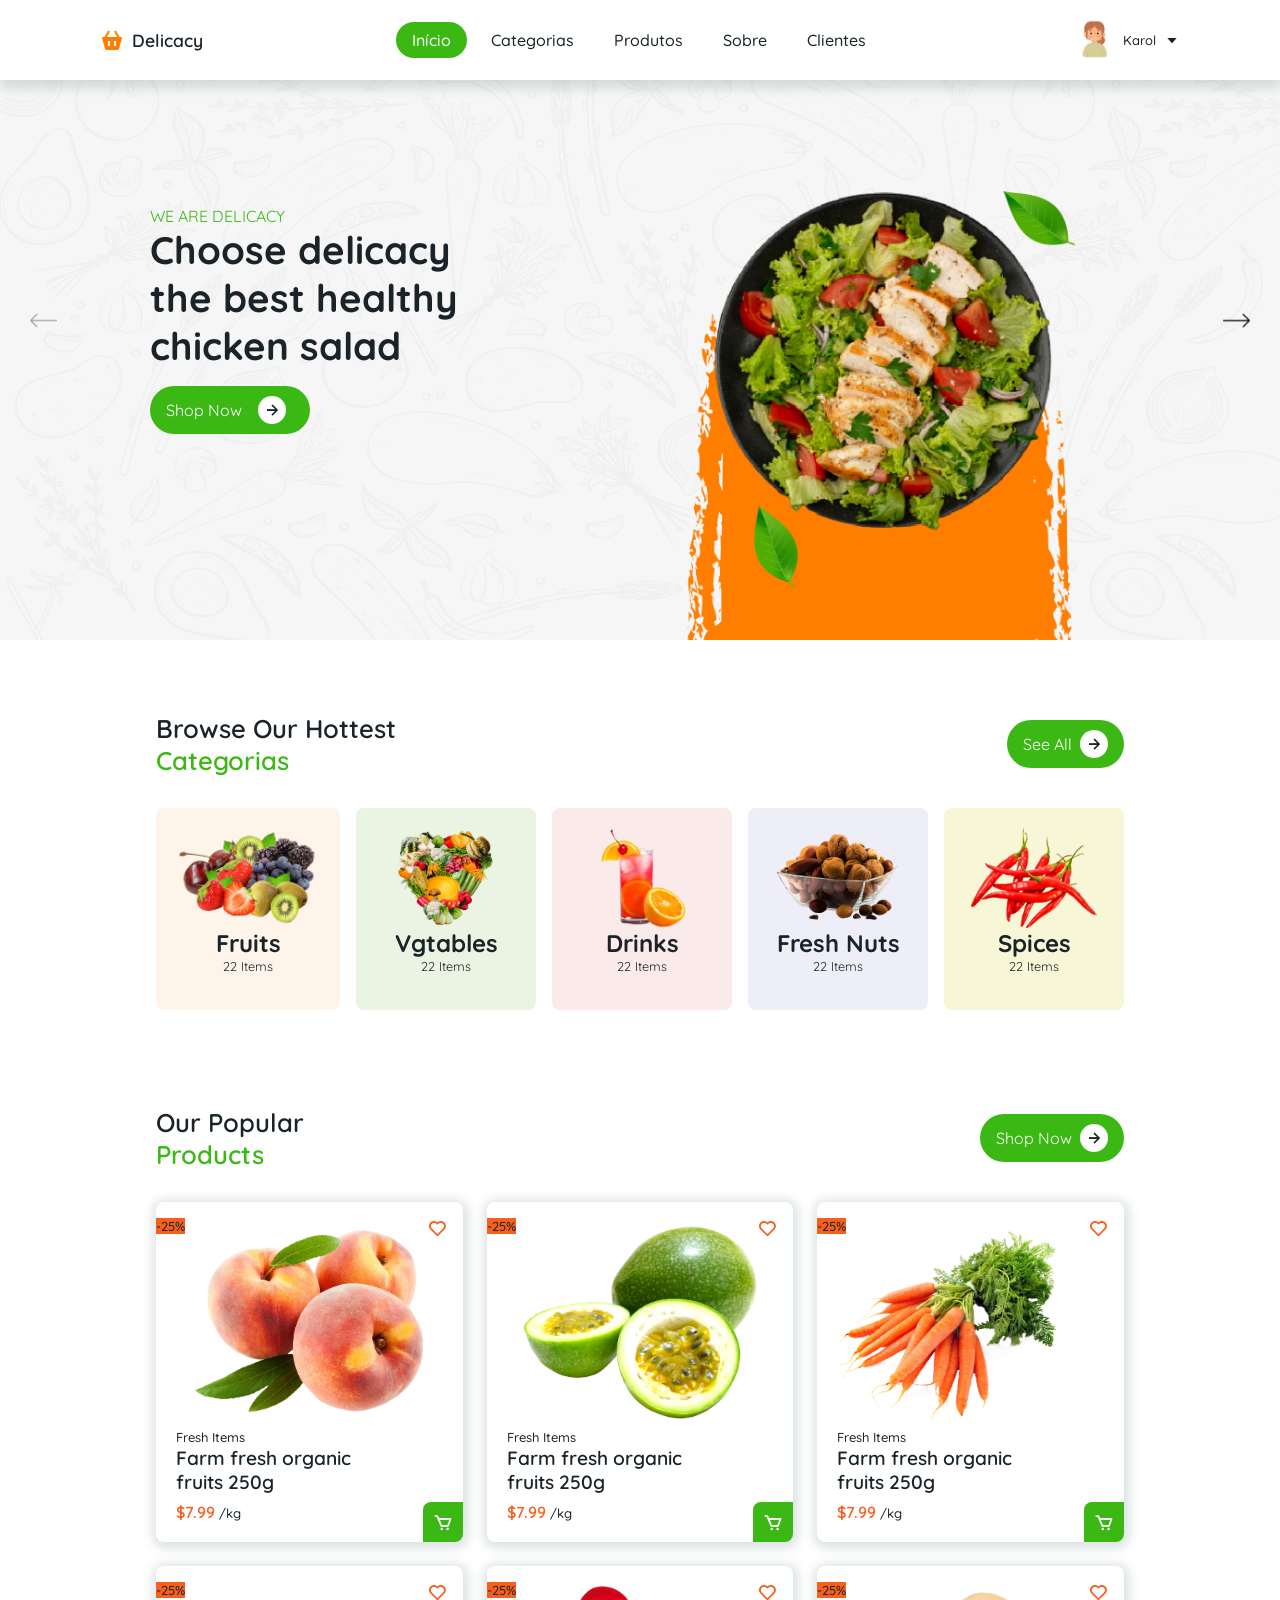
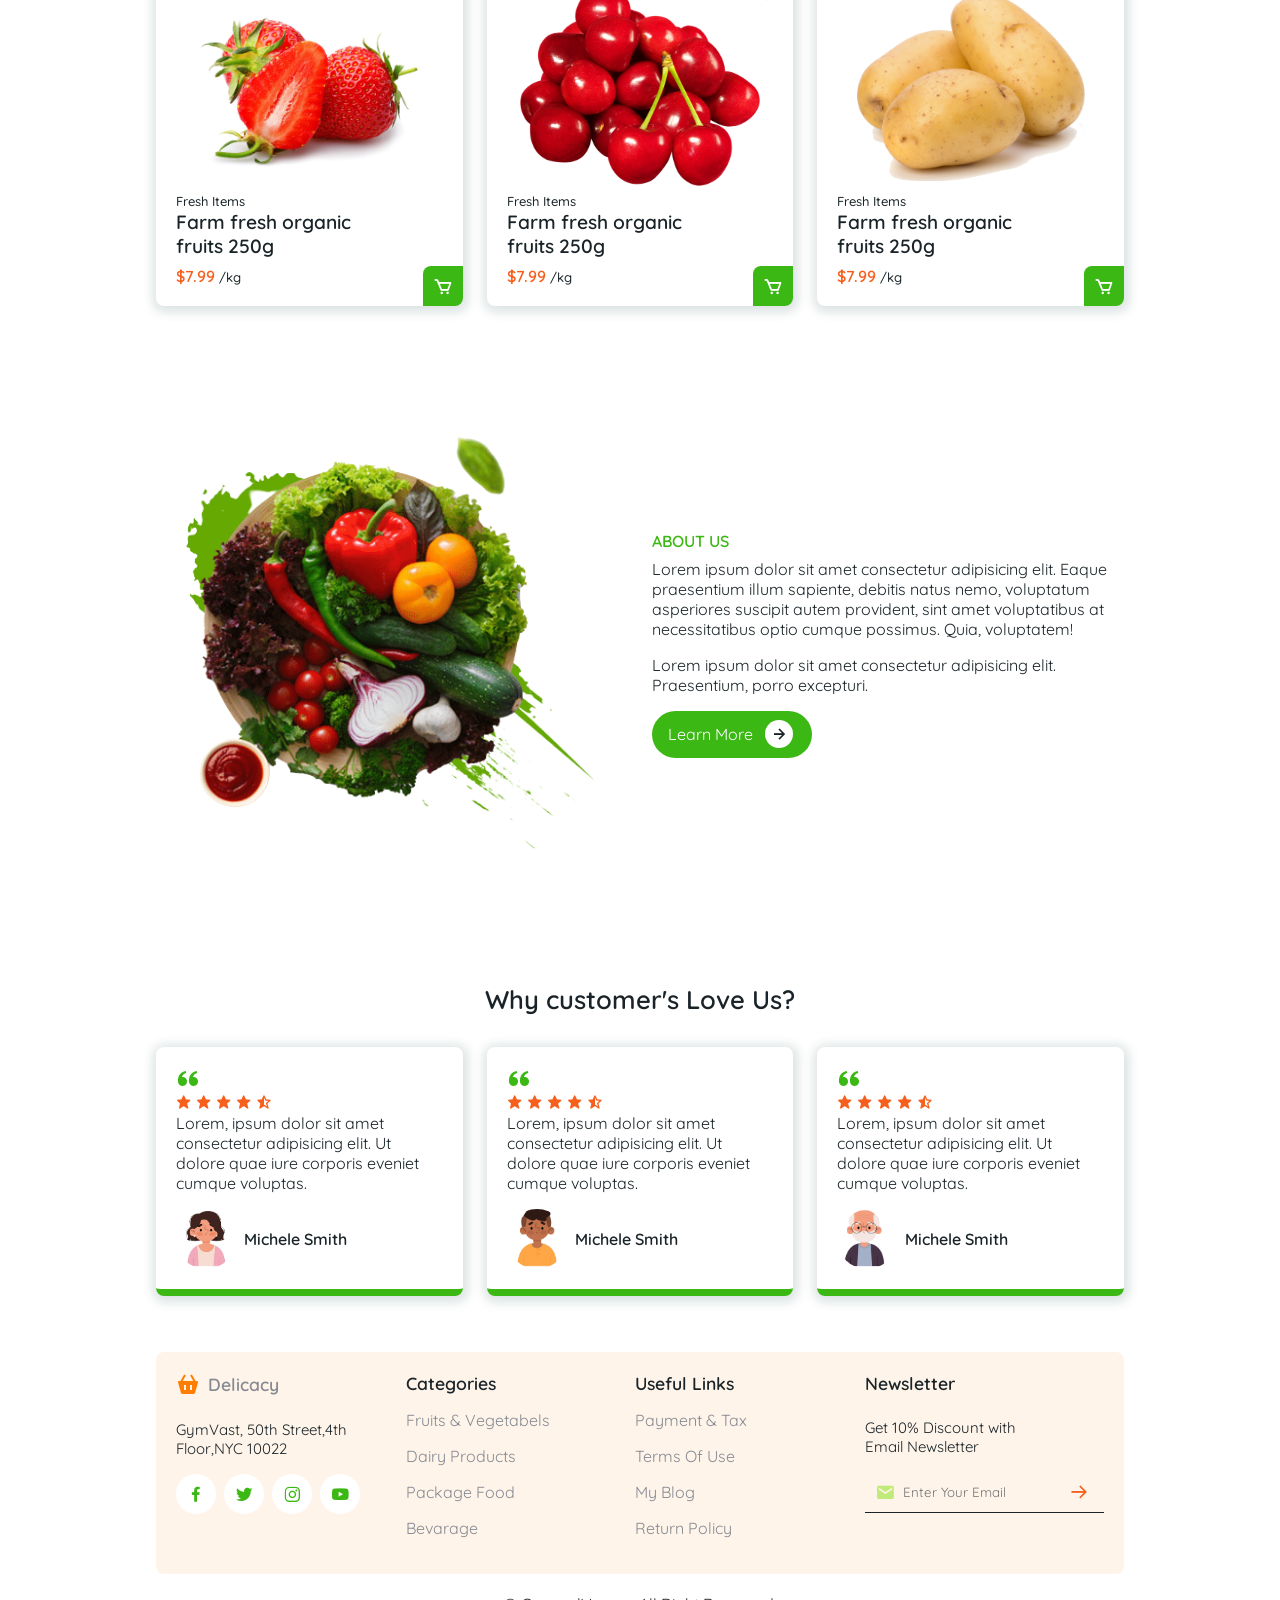
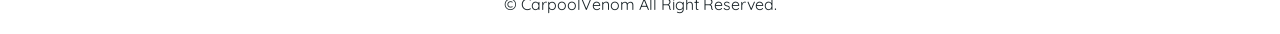
<file: project1/index.html>
<!DOCTYPE html>
<html lang="en">

<head>
    <meta charset="UTF-8">
    <meta name="viewport" content="width=device-width, initial-scale=1.0">
    <title>Fruits And Vegetabels Website</title>
    <link rel="stylesheet" href="style.css">
    <link rel="shortcut icon" href="favicons/ico.ico" type="image/x-icon">
    <link rel="stylesheet" href="https://cdn.jsdelivr.net/npm/boxicons@latest/css/boxicons.min.css">
    <link rel="stylesheet" href="https://unpkg.com/swiper/swiper-bundle.min.css" />
</head>

<body>
    <header>
        <a href="#" class="logo"><i class='bx bxs-basket'></i> Delicacy</a>

        <div class="bx bx-menu" id="menu-icon"></div>

        <ul class="navbar">
            <li><a href="#home" class="home-active">Início</a></li>
            <li><a href="#categories">Categorias</a></li>
            <li><a href="#products">Produtos</a></li>
            <li><a href="#about">Sobre</a></li>
            <li><a href="#customers">Clientes</a></li>
        </ul>

        <div class="profile">
            <img src="img/profile.png" alt="">
            <span>Karol</span>
            <i class='bx bx-caret-down'></i>
        </div>
    </header>

    <section class="home swiper" id="home">
        <div class="swiper-wrapper">
            <div class="swiper-slide container">
                <div class="home-text">
                    <span>We are delicacy</span>
                    <h1>Choose delicacy <br> the best healthy <br>chicken salad</h1>
                    <a href="#" class="btn">Shop Now <i class='bx bx-right-arrow-alt'></i></a>
                </div>
                <img src="img/home1.png" alt="">
            </div>

            <div class="swiper-slide container">
                <div class="home-text">
                    <span>We are delicacy</span>
                    <h1>Choose delicacy <br> the best healthy <br>chicken salad</h1>
                    <a href="#" class="btn">Shop Now <i class='bx bx-right-arrow-alt'></i></a>
                </div>
                <img src="img/home2.png" alt="">
            </div>

            <div class="swiper-slide container">
                <div class="home-text">
                    <span>We are delicacy</span>
                    <h1>Choose delicacy <br> the best healthy <br>chicken salad</h1>
                    <a href="#" class="btn">Shop Now <i class='bx bx-right-arrow-alt'></i></a>
                </div>
                <img src="img/home3.png" alt="">

            </div>

        </div>
        <div class="swiper-button-next"></div>
        <div class="swiper-button-prev"></div>

    </section>

    <section class="categories" id="categories">
        <div class="heading">
            <h1>Browse Our Hottest <br><span>Categorias</span></h1>
            <a href="#" class="btn">See All <i class='bx bx-right-arrow-alt'></i></a>
        </div>

        <div class="categories-conatiner">

            <!-- Box 1 -->
            <div class="box box1">
                <img src="img/cate1.png" alt="">
                <h2>Fruits</h2>
                <span>22 Items</span>
                <i class='bx bx-right-arrow-alt'></i>
            </div>

            <!-- Box 2 -->
            <div class="box box2">
                <img src="img/cate2.png" alt="">
                <h2>Vgtables</h2>
                <span>22 Items</span>
                <i class='bx bx-right-arrow-alt'></i>
            </div>

            <!-- Box 3 -->
            <div class="box box3">
                <img src="img/cate3.png" alt="">
                <h2>Drinks</h2>
                <span>22 Items</span>
                <i class='bx bx-right-arrow-alt'></i>
            </div>

            <!-- Box 4 -->
            <div class="box box4">
                <img src="img/cate4.png" alt="">
                <h2>Fresh Nuts</h2>
                <span>22 Items</span>
                <i class='bx bx-right-arrow-alt'></i>
            </div>

            <!-- Box 5 -->
            <div class="box box5">
                <img src="img/cate5.png" alt="">
                <h2>Spices</h2>
                <span>22 Items</span>
                <i class='bx bx-right-arrow-alt'></i>
            </div>

        </div>
    </section>

    <section class="products" id="products">
        <div class="heading">
            <h1>Our Popular <br><span>Products</span></h1>
            <a href="#" class="btn">Shop Now<i class='bx bx-right-arrow-alt'></i></a>
        </div>

        <!-- Product Content-->
        <div class="products-conatiner">

            <!-- Box 1 -->
            <div class="box">
                <img src="img/p1.png" alt="">
                <span>Fresh Items</span>
                <h2>Farm fresh organic <br>fruits 250g</h2>
                <h3 class="price">$7.99 <span>/kg</span></h3>
                <i class='bx bx-cart'></i>
                <i class='bx bx-heart'></i>
                <span class="discount">-25%</span>
            </div>

            <!-- Box 2 -->
            <div class="box">
                <img src="img/p2.png" alt="">
                <span>Fresh Items</span>
                <h2>Farm fresh organic <br>fruits 250g</h2>
                <h3 class="price">$7.99 <span>/kg</span></h3>
                <i class='bx bx-cart'></i>
                <i class='bx bx-heart'></i>
                <span class="discount">-25%</span>
            </div>

            <!-- Box 3 -->
            <div class="box">
                <img src="img/p3.png" alt="">
                <span>Fresh Items</span>
                <h2>Farm fresh organic <br>fruits 250g</h2>
                <h3 class="price">$7.99 <span>/kg</span></h3>
                <i class='bx bx-cart'></i>
                <i class='bx bx-heart'></i>
                <span class="discount">-25%</span>
            </div>

            <!-- Box 4 -->
            <div class="box">
                <img src="img/p4.png" alt="">
                <span>Fresh Items</span>
                <h2>Farm fresh organic <br>fruits 250g</h2>
                <h3 class="price">$7.99 <span>/kg</span></h3>
                <i class='bx bx-cart'></i>
                <i class='bx bx-heart'></i>
                <span class="discount">-25%</span>
            </div>

            <!-- Box 5 -->
            <div class="box">
                <img src="img/p5.png" alt="">
                <span>Fresh Items</span>
                <h2>Farm fresh organic <br>fruits 250g</h2>
                <h3 class="price">$7.99 <span>/kg</span></h3>
                <i class='bx bx-cart'></i>
                <i class='bx bx-heart'></i>
                <span class="discount">-25%</span>
            </div>

            <!-- Box 6 -->
            <div class="box">
                <img src="img/p6.png" alt="">
                <span>Fresh Items</span>
                <h2>Farm fresh organic <br>fruits 250g</h2>
                <h3 class="price">$7.99 <span>/kg</span></h3>
                <i class='bx bx-cart'></i>
                <i class='bx bx-heart'></i>
                <span class="discount">-25%</span>
            </div>
        </div>
    </section>

    <section class="about" id="about">
        <img src="img/about.png" alt="">
        <div class="about-text">
            <span>About Us</span>
            <p>Lorem ipsum dolor sit amet consectetur adipisicing elit. Eaque praesentium illum sapiente, debitis natus
                nemo, voluptatum asperiores suscipit autem provident, sint amet voluptatibus at necessitatibus optio
                cumque possimus. Quia, voluptatem!</p>
            <p>Lorem ipsum dolor sit amet consectetur adipisicing elit. Praesentium, porro excepturi.</p>
            <a href="#" class="btn">Learn More<i class='bx bx-right-arrow-alt'></i></a>
        </div>
    </section>

    <section class="customers" id="customers">
        <h2>Why customer's Love Us?</h2>

        <div class="customers-container">
            <!-- Review 1 -->
            <div class="box">
                <i class='bx bxs-quote-alt-left'></i>
                <div class="stars">
                    <i class='bx bxs-star'></i>
                    <i class='bx bxs-star'></i>
                    <i class='bx bxs-star'></i>
                    <i class='bx bxs-star'></i>
                    <i class='bx bxs-star-half'></i>
                </div>
                <p>Lorem, ipsum dolor sit amet consectetur adipisicing elit. Ut dolore quae iure corporis eveniet cumque
                    voluptas.</p>
                <div class="review-profile">
                    <img src="img/person1.jpg" alt="">
                    <h3>Michele Smith</h3>
                </div>
            </div>

            <!-- Review 2 -->
            <div class="box">
                <i class='bx bxs-quote-alt-left'></i>
                <div class="stars">
                    <i class='bx bxs-star'></i>
                    <i class='bx bxs-star'></i>
                    <i class='bx bxs-star'></i>
                    <i class='bx bxs-star'></i>
                    <i class='bx bxs-star-half'></i>
                </div>
                <p>Lorem, ipsum dolor sit amet consectetur adipisicing elit. Ut dolore quae iure corporis eveniet cumque
                    voluptas.</p>
                <div class="review-profile">
                    <img src="img/person2.png" alt="">
                    <h3>Michele Smith</h3>
                </div>
            </div>

            <!-- Review 3 -->
            <div class="box">
                <i class='bx bxs-quote-alt-left'></i>
                <div class="stars">
                    <i class='bx bxs-star'></i>
                    <i class='bx bxs-star'></i>
                    <i class='bx bxs-star'></i>
                    <i class='bx bxs-star'></i>
                    <i class='bx bxs-star-half'></i>
                </div>
                <p>Lorem, ipsum dolor sit amet consectetur adipisicing elit. Ut dolore quae iure corporis eveniet cumque
                    voluptas.</p>
                <div class="review-profile">
                    <img src="img/person3.jpg" alt="">
                    <h3>Michele Smith</h3>
                </div>
            </div>
        </div>
    </section>

    <section class="footer" id="footer">
        <div class="footer-box">
            <a href="#" class="logo"><i class='bx bxs-basket'></i> Delicacy</a>
            <p>GymVast, 50th Street,4th <br>Floor,NYC 10022</p>
            <div class="social">
                <a href="#"><i class='bx bxl-facebook'></i></a>
                <a href="#"><i class='bx bxl-twitter'></i></a>
                <a href="#"><i class='bx bxl-instagram'></i></a>
                <a href="#"><i class='bx bxl-youtube'></i></a>
            </div>
        </div>
        <div class="footer-box">
            <h2>Categories</h2>
            <a href="#">Fruits & Vegetabels</a>
            <a href="#">Dairy Products</a>
            <a href="#">Package Food</a>
            <a href="#">Bevarage</a>
        </div>
        <div class="footer-box">
            <h2>Useful Links</h2>
            <a href="#">Payment & Tax</a>
            <a href="#">Terms Of Use</a>
            <a href="#">My Blog</a>
            <a href="#">Return Policy</a>
        </div>
          <div class="footer-box">
            <h2>Newsletter</h2>
            <p>Get 10% Discount with <br>Email Newsletter</p>
            <form action="">
                <i class='bx bxs-envelope' ></i>
                <input type="email" name="" id="" placeholder="Enter Your Email">
                <i class='bx bx-arrow-back bx-rotate-180' ></i>
            </form>
        </div>
    </section>

    <div class="copyright">
        <p>&#169; CarpoolVenom All Right Reserved.</p>
    </div>

    <script src="https://unpkg.com/swiper/swiper-bundle.min.js"></script>

    <script src="main.js"></script>
</body>

</html>
</file>
<file: project1/style.css>
@import url('https://fonts.googleapis.com/css2?family=Borel&display=swap');
@import url('https://fonts.googleapis.com/css2?family=Quicksand:wght@300..700&display=swap');

*{
    font-family: var(--font-2);
    margin: 0;
    padding: 0;
    box-sizing: border-box;
    list-style: none;
    text-decoration: none;
    scroll-padding-top: 2rem;
    scroll-behavior: smooth;
}

:root {
    --color1: #3CB815;
    --color2: #C0EB7B;
    --color3: #FF7E00;
    --color4: #F75F1D;
    --text-color: #1A2428;
    --bg-color: #FFF;

    --font-1: "Borel", sans-serif;
    --font-2: "Quicksand", sans-serif;
}

/* Custom Scroll Bar */
::-webkit-scrollbar {
    width: 0.5rem;
    background-color: var(--color2);
}

::-webkit-scrollbar-thumb {
    width: 0.5rem;
    background-color: var(--color1);
    border-radius: 5rem;
}

section {
    padding: 4.5rem 0 1.5rem;
}

img {
    width: 100%;
}

body {
    color: var(--text-color);
}

header {
    position: fixed;
    width: 100%;
    top: 0;
    right: 0;
    z-index: 1000;
    display: flex;
    align-items: center;
    justify-content: space-between;
    background:var(--bg-color);
    box-shadow: 0 8px 11px rgb(14 55 54 / 15%);
    padding: 20px 100px;
    transition: 0.5s;
}

.profile {
    display: flex;
    align-items: center;
    column-gap: 0.5rem;
    cursor: pointer;
}

.profile img {
    width: 40px;
    height: 40px;
    object-fit: cover;
    object-position: center;
    border-radius: 50%;
}

.profile span {
    font-size: 13px;
    font-weight: 500;
}

.logo {
    display: flex;
    align-items: center;
    font-size: 1.1rem;
    font-weight: 600;
    color: var(--text-color);
    column-gap: 0.5rem;
}

.logo .bx {
    font-size: 24px;
    color: var(--color3);
}

.navbar {
    display: flex;
    column-gap: 0.5rem;
}

.navbar a {
    font-size: 1rem;
    font-weight: 500;   
    color: var(--text-color);
    padding: 0.5rem 1rem;
}

.navbar a:hover,
.navbar .home-active {
    background: var(--color1);
    border-radius: 5rem;
    color: var(--bg-color);
    transition: background 0.5s;
}

#menu-icon {
    font-size: 24px;
    cursor: pointer;
    z-index: 10001;
    display: none;
}

.container {
    position: relative;
    width: 100%;
    min-height: 640px;
    display: flex;
    align-items: center;
    background: url(img/background.png);
    background-repeat: no-repeat;
    background-size: cover;
    background-position: center;
    overflow: hidden;
}

.container img {
    width: 400px;
    position: absolute;
    bottom: -500px;
    right: 200px;
}

.swiper-slide.container {
    min-height: 640px;
    display: flex;
    align-items: center;
    justify-content: flex-start;
}


.home {
    padding-top: 80px;
}

.home-text {
    padding-left: 150px;
    padding-right: 0;
}

.home-text span {
    font-weight: 400;
    text-transform: uppercase;
    color: var(--color1);
}

.home-text h1 {
    font-size: 2.4rem;
    font-weight: 700;
    margin-bottom: 1rem;
}

.btn {
    padding: 0.6rem 1rem;
    background: var(--color1);
    color: var(--bg-color);
    font-weight: 400;
    border-radius: 5rem;
    display: flex;
    align-items: center;
    justify-content: space-between;
    column-gap: 00.5rem;
    max-width: 160px;
}

.btn .bx {
    padding: 4px;
    background: var(--bg-color);
    color: var(--text-color);
    border-radius: 1rem;
    font-size: 20px;
    margin: auto;
}

.btn:hover {
    background-color: var(--color4);
    transition: 0.2s ease;
}

.swiper-button-next {
    background: url(img/right-arrow.png);
    background-repeat: no-repeat;
    background-size: 100% auto;
    background-position: center;
    margin-right: 20px;
}

.swiper-button-next::after {
    display: none;
}

.swiper-button-prev {
    background: url(img/left-arrow.png);
    background-repeat: no-repeat;
    background-size: 100% auto;
    background-position: center;
    margin-left: 20px;
}

.swiper-button-prev::after {
    display: none;
}

.heading {
    display: flex;
    justify-content: space-between;
    align-items: center;
}

.heading h1 {
    font-size: 1.6rem;
    font-weight: 600;
}

.heading span {
    color: var(--color1);
}

.categories {
    max-width: 968px;
    margin-left: auto;
    margin-right: auto;
}

.categories-conatiner {
    display: grid;
    grid-template-columns: repeat(auto-fit, minmax(180px, auto));
    gap: 1rem;
    margin-top: 2rem;
}

.categories-conatiner .box {
    position: relative;
    display: flex;
    flex-direction: column;
    align-items: center;
    padding: 20px;
    border-radius: 0.5rem;
}

.categories-conatiner .box img {
    width: 100%;
    height: 100px;
    object-fit: contain;
    object-position: center;
}

.categories-conatiner .box img h2 {
    font-size: 1rem;
    font-weight: 600;
}

.categories-conatiner .box span {
    font-size: 0.8rem;
    font-weight: 400;
    margin-bottom: 1rem;
}

.categories-conatiner .box .bx {
    padding: 10px;
    background: #3CB815;
    color: var(--bg-color);
    border-radius: 5rem;
    margin-top: 2rem;
    position: absolute;
    bottom: -8%;
    display: none;
}

.categories-conatiner .box .bx:hover {
    background: var(--color3);
    transition: 0.2s all linear;
}

.categories-conatiner .box:hover .bx {
    display: block;
    transition: 0.2s all linear;
}

.box1 {
    background: #FEF4EA;
}

.box2 {
    background: #E9F4E3;
}

.box3 {
    background: #FAEAEA;
}

.box4 {
    background: #EEEEF9;
}

.box5 {
    background: #F7F6d7;
}

.products {
    max-width: 968px;
    margin-left: auto;
    margin-right: auto;
}

.products-conatiner {
    display: grid;
    grid-template-columns: repeat(auto-fit, minmax(260px, auto));
    gap: 1.5rem;
    margin-top: 2rem;
}

.products-conatiner .box {
    padding: 20px;
    box-shadow: 1px 2px 11px 4px rgb(14 55 54 / 15%);
    border-radius: 0.5rem;
    position: relative;
}

.products-conatiner .box img {
    width: 100%;
    height: 200px;
    object-fit: contain;
    object-position: center;
}

.products-conatiner .box span {
    font-weight: 500;
    font-size: 13px;
}

.products-conatiner .box h2 {
    font-size: 1.2rem;
    font-weight: 600;
}

.products-conatiner .box .price {
    font-size: 1rem;
    font-weight: 600;
    margin-top: 0.5rem;
    color: var(--color4);
}

.products-conatiner .box .price span {
    color: var(--text-color);
}

.products-conatiner .box .bx-cart {
    position: absolute;
    right: 0;
    bottom: 0;
    padding: 10px;
    background: var(--color1);
    color: var(--bg-color);
    font-size: 20px;
    border-radius: 20px;
    border-radius: 0.5rem 0 0.5rem 0;
}

.products-conatiner .box .bx-cart:hover {
    background: var(--color3);
    transition: 0.2s all linear;
}

.products-conatiner .box .bx-heart {
    position: absolute;
    top: 1rem;
    right: 1rem;
    font-size: 20px;
    color: var(--color4);
}

.products-conatiner .box .discount {
    position: absolute;
    top: 1rem;
    left: 0;
    background-color: var(--color4);
}

.about {
    max-width: 968px;
    margin-left: auto;
    margin-right: auto;
    display: grid;
    grid-template-columns: repeat(auto-fit, minmax(21rem, auto));
    align-items: center;
    gap: 1.5rem;
}

.about-text span {
    font-weight: 600;
    text-transform: uppercase;
    color: var(--color1);
}

.about-text p {
    margin: 0.5rem 0 1rem;
}

.customers {
    max-width: 968px;
    margin-left: auto;
    margin-right: auto;
}

.customers h2 {
    text-align: center;
    font-size: 1.6rem;
    font-weight: 600;
}

.customers-container {
    display: grid;
    grid-template-columns: repeat(auto-fit, minmax(280px, auto));
    gap: 1.5rem;
    margin-top: 2rem;
}

.customers-container .box {
    padding: 20px;
    box-shadow: 1px 2px 11px 4px rgb(14 55 54 / 15%);
    border-radius: 0.5rem;
    border-bottom: 7px solid var(--color1);
}

.customers-container .box:hover {
    transform: translateY(10px);
    transition: 0.2s all ;
}

.customers-container .box .bx {
    font-size: 24px;
    color: var(--color1);
}

.customers-container .box .stars .bx {
    font-size: 1rem;
    color: var(--color4);
}

.custumers-container .box p {
    font-size: 0.938rem;
}

.review-profile {
    display: flex;
    align-items: center;
    margin-top: 1rem;
    column-gap: 0.5rem;
}

.review-profile img {
    width: 60px;
    height: 60px;
    border-radius: 50%;
    object-fit: cover;
    object-position: center;
}

.review-profile h3 {
    font-size: 1rem;
    font-weight: 600;
}

.footer {
    max-width: 968px;
    margin-left: auto;
    margin-right: auto;
    display: grid;
    grid-template-columns: repeat(auto-fit, minmax(200px, auto));
    gap: 1.5rem;
    margin-top: 2rem;
    background: #FEF4EA;
    border-radius: 0.5rem;
    padding: 20px;
}

.footer-box {
    display: flex;
    flex-direction: column;
}

.footer-box p {
    font-size: 0.938rem;
    margin: 0.5rem 0 1rem;
}

.social {
    display: flex;
    align-items: center;
    column-gap: 0.5rem;
}

.social .bx {
    padding: 10px;
    background: var(--bg-color);
    color: var(--color1);
    border-radius: 5rem;
    font-size: 20px;
}

.social .bx:hover {
    background: var(--color1);
    color: var(--bg-color);
    transition: 0.2s all linear;
}

.footer-box h2 {
    font-size: 1.1rem;
    font-weight: 600;
    margin-bottom: 1rem;
}

.footer-box a {
    color: #868A92;
    margin-bottom: 1rem;
}

.footer-box a:hover {
    color: var(--color4);
}

.footer-box form {
    border-bottom: 1px solid var(--text-color);
    padding: 10px;
    display: flex;
    align-items: center;
    column-gap: 0.5rem;
}

.footer-box form input {
    background: transparent;
    border: none;
    outline: none;
}

.footer-box form .bx {
    font-size: 20px;
    color: var(--color4);
    cursor: pointer;
}

.footer-box form .bxs-envelope {
    color: var(--color2);
}

.copyright {
    text-align: center;
    padding: 20px;
}






@media (max-width: 1080px) {
    header {
        padding: 18px 60px;
    }
    .home-text {
        padding: 0 100px;
    }
    .container img {
        right: 100px;
    }
}
@media (max-width: 991px){
    header{
        padding: 18px 4%;
    }
    .section {
        padding: 50px 4%;
    }
    .home-text h1 {
        font-size: 2rem;
    }
    .home-text{
        padding: 0 5%;
    }
    .swiper-button-next,
    .swiper-button-prev {
        margin: 0;
    }
}
@media (max-width: 852px){
    header {
        padding: 12px 4%;
    }
    #menu-icon {
        display: initial;
    }
    .navbar {
        position: absolute;
        top: -570px;
        left: 0;
        right: 0;
        display: flex;
        flex-direction: column;
        background: var(--bg-color);
        box-shadow: 4px 4px rgb(14 55 54 / 15%);
        transition: 0.2s all linear;
        text-align: left;
    }
    .navbar a {
        padding: 1rem;
        margin: 1rem;
        display: block;
    }
    .navbar a:hover,
    .navbar .home-active {
        border-radius: 00.5rem;
        color: var(--bg-color);
    }
    .navbar.active {
        top: 100%;
    }
    .home-text h1{
        font-size: 1.7rem;
    }
    .container img {
        width: 390px;
    }
    .btn {
        padding: 0.6rem 1.2rem;
    }
    .products-conatiner {
        grid-template-columns: repeat(auto-fit, minmax(244px, auto));
    }
}
@media (max-width:712px) {
    .container img {
        right: 20px;
    }
    .heading h1 {
        font-size: 1.2rem;
    }
    .about{
        grid-template-columns: repeat(auto-fit, minmax(20rem, auto));
    }
    .about img {
        order: 2;
    }
    .about-text {
        text-align: center;
        display: flex;
        flex-direction: column;
        align-items: center;
        justify-content: center;
    }
    .btn {
        max-width: 164px;
    }
    .customers h2 {
        font-size: 1.2rem;
    }
}
@media (max-width: 642px) {
    .container img {
        right: 0;
        width: 370px;
    }
}
@media (max-width: 560px) {
    .container img {
        right: 0;
        padding: 55px;
        width: 370px;
        height: 820px;
        object-fit: contain;
    }
}
@media (max-width: 370px) {
    .logo {
        font-size: 1rem;
    }
    .profile img {
        width: 30px;
        height: 30px;
    }
    .profile span {
        font-size: 10px;
    }
    .home-text {
        padding-bottom: 17rem;
    }
    .home-text span {
        font-size: 0.8rem;
    }
    .home-text h1 {
        font-size: 1.4rem;
    }
    .heading {
        flex-direction: column;
        text-align: center;
    }
    .heading .btn {
        margin-top: 1rem;
    }
    .categories-conatiner{
        gap: 1.5rem;
    }
}
</file>
